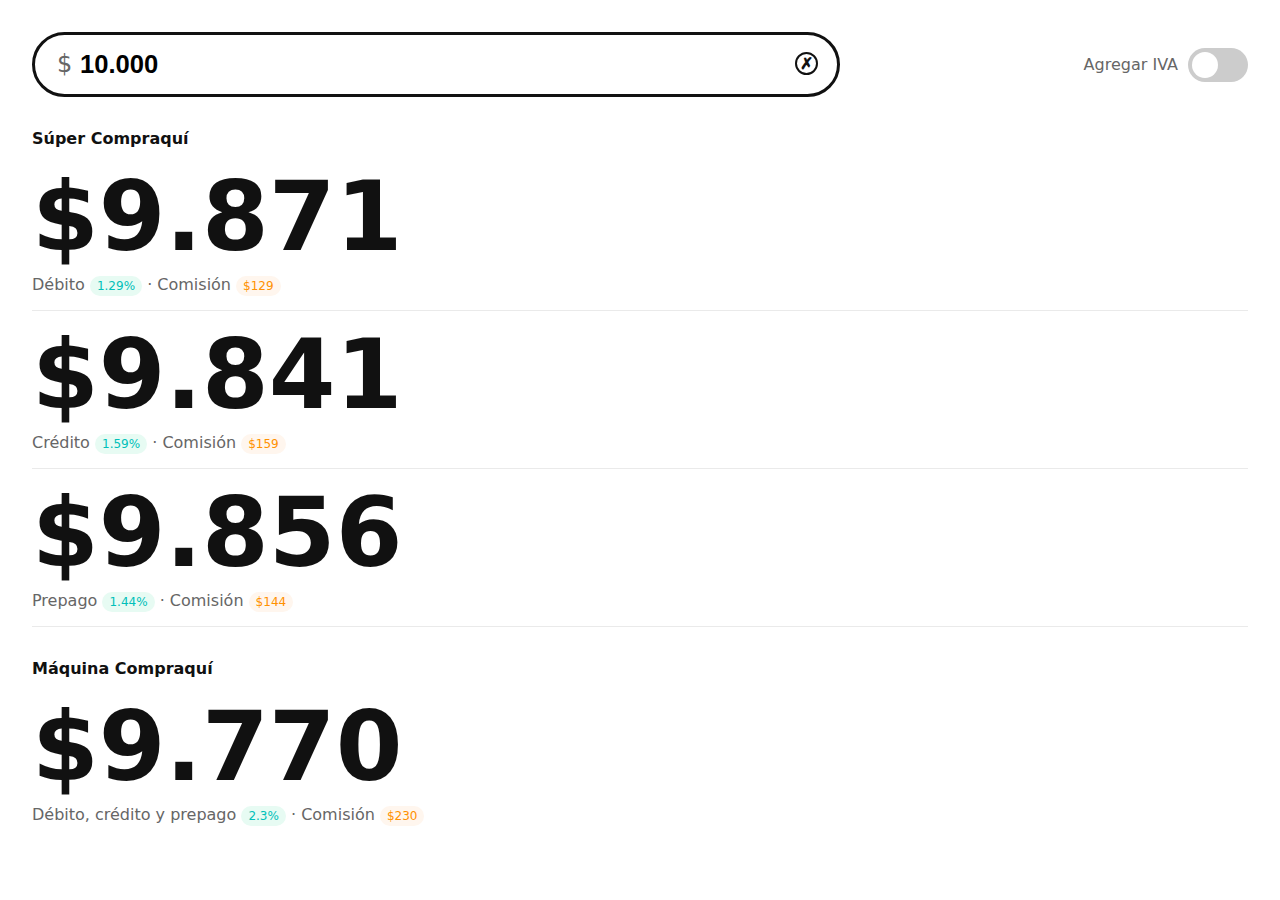
<file: index.html>
<!DOCTYPE html>
<html>
<head>
    <meta charset="utf-8">
    <title>Calculadora Comisiones</title>
    <link media="all" rel="stylesheet" href="style.comm.css" />
    <meta name="viewport" content="width=device-width, initial-scale=1.0, maximum-scale=1.0, user-scalable=no" />
    <meta http-equiv="X-UA-Compatible" content="ie=edge" />

    <link rel="icon" type="image/png" href="images/favicon-96x96.png" sizes="96x96" />
    <link rel="icon" type="image/svg+xml" href="images/favicon.svg" />
    <link rel="shortcut icon" href="images/favicon.ico" />
    <link rel="apple-touch-icon" sizes="180x180" href="images/apple-touch-icon.png" />
    <meta name="apple-mobile-web-app-title" content="Calculadora Comisiones" />
    <link rel="manifest" href="images/site.webmanifest" />

    <meta name="description" content="Calculadora de comisiones para Compraquí">
    <meta name="author" content="@notdarriagada">
</head>
<body>
<main role="main" id="main">
    <div class="inner-app">
        <div class="flex-form">
            <aside class="c-6">
                <label for="cost">$</label>
                <input type="text" value="" id="cost" name="cost" inputmode="decimal" oninput="setFormat('cost');fixOrder();getNum();" tabindex="0" autofocus />
                <button type="button" class="clear">&cross;</button>
            </aside>
            <aside class="end-flex">
                <label for="check">Agregar IVA</label>
                <label class="switch">
                    <input type="checkbox" name="check" id="check" onclick="fixOrder();" />
                    <span class="slider round"></span>
                  </label>

            </aside>
        </div>

        <section class="resultados">

            <h2>Súper Compraquí</h2>

            <div>
                <h1 id="debito">$0</h1>
                <span>Débito <i id="data-debito"></i> &middot; Comisión <i id="comision-debito"></i></span>
            </div>

            <div>
                <h1 id="credito">$0</h1>
                <span>Crédito <i id="data-credito"></i> &middot; Comisión <i id="comision-credito"></i></span>
            </div>

            <div>
                <h1 id="prepago">$0</h1>
                <span>Prepago <i id="data-prepago"></i> &middot; Comisión <i id="comision-prepago"></i></span>
            </div>

            <h2>Máquina Compraquí</h2>

            <div>
                <h1 id="mpos">$0</h1>
                <span>Débito, crédito y prepago <i id="data-mpos"></i> &middot; Comisión <i id="comision-mpos"></i></span>
            </div>
        </section>
    </div>
</main>
<script src="main.comm.js"></script>      
</body>
</html>
</file>
<file: style.comm.css>
* { -webkit-box-sizing: border-box; -moz-box-sizing: border-box; box-sizing: border-box; font-weight: 400; }

html, body, div, span, applet, object, iframe,
h1, h2, h3, h4, h5, h6, p, blockquote, pre,
a, abbr, acronym, address, big, cite, code,
del, dfn, em, img, ins, kbd, q, s, samp,
small, strike, strong, sub, sup, tt, var,
b, u, i, center,
dl, dt, dd, ol, ul, li,
fieldset, form, label, legend,
table, caption, tbody, tfoot, thead, tr, th, td,
article, aside, canvas, details, embed, 
figure, figcaption, footer, header, hgroup, 
menu, nav, output, ruby, section, summary,
time, mark, audio, video {
	margin: 0;
	padding: 0;
	border: 0;
	font-size: 100%;
	font: inherit;
	vertical-align: baseline;
}
/* HTML5 display-role reset for older browsers */
article, aside, details, figcaption, figure, 
footer, header, hgroup, menu, nav, section {
	display: block;
}

ol, ul {
	list-style: none;
}
blockquote, q {
	quotes: none;
}
blockquote:before, blockquote:after,
q:before, q:after {
	content: '';
	content: none;
}
table {
	border-collapse: collapse;
	border-spacing: 0;
}

a {
    text-decoration: none;
}

::selection {
  color: #fff;
  background-color: #111;
}


        body {
            padding: 2em;
            font-size: 100%;
            color: #666;
            font-family: system-ui, -apple-system, BlinkMacSystemFont, 'Segoe UI', Roboto, Oxygen, Ubuntu, Cantarell, 'Open Sans', 'Helvetica Neue', sans-serif;
        }

        h1 {
            font-size: 6rem;
            line-height: 1;
            margin-bottom: 10px;
            font-weight: 600;
            color:#111;
        }

        .resultados > div {
            padding: 1pc 0;
            border-bottom: 1px solid #eaeaea;
        }

        .resultados > div:last-child {
          border-bottom: none;
        }

        h2 {
          padding: 2pc 0 .3pc;
          font-weight: 700;
          color: #111;
          display: inline-block;
        }

        #cost {
            padding: 15px 45px;
            font-size: 1.6rem;
            font-weight: 600;
            border-radius: 400px;
            border: 3px solid #eee;
            position: relative;
            width: 80%;
        }

        #cost:hover,
        #cost:focus,
        #cost:active {
          border-color: #111;
          outline: none;
        }

        button {
            padding:20px;
            border: none;
            color: #fff;
            border-radius: 6px;
            background-color: #111;
            font-weight: 600;
            font-size: 1rem;
            cursor: pointer;
            display: inline-block;
            border: 2px solid #111;
        }

        button:hover,
        button:focus {
            color: #fff;
            background-color: #333;
            border-color: #333;
        }

        span i {
            color: #00C0B9;
            background-color: #e7fbf3;
            padding: 3px 7px;
            border-radius: 400px;
            font-weight: 500;
            font-size: 12px;
        }


        #comision-debito,
        #comision-credito,
        #comision-prepago,
        #comision-mpos {
          color: #FF9100;
          background-color: #FFF6EE;
        }

        .flex-form {
            display: flex;
            align-items: center;
            justify-content: space-between;
            gap: 4px;
        }

        .p-relative {
            position: relative;
        }

        .c-6 {
            width: 100%;
        }

        .c-6 label {
            position: absolute;
            z-index: 1;
            margin: 18px 25px;
            font-size: 1.5rem;
        }

        .end-flex {
            display: flex;
            align-items: center;
            justify-content: end;
            width: 20%;
        }

        .end-flex .switch {
            margin-left: 10px;
        }

        .clear {
            width: 13px;
            height: 13px;
            position: absolute;
            display: inline-flex;
            align-items: center;
            justify-content: center;
            z-index: 1;
            margin: 20px -45px;
            border-radius: 400px;
            padding: .6pc;
            color: #111;
            border: 2px solid #111;
            background: none;
        }

        header {
            padding: 2pc 0;
        }

        .switch {
  position: relative;
  display: inline-block;
  width: 60px;
  height: 34px;
}

.switch input { 
  opacity: 0;
  width: 0;
  height: 0;
}

.slider {
  position: absolute;
  cursor: pointer;
  top: 0;
  left: 0;
  right: 0;
  bottom: 0;
  background-color: #ccc;
  -webkit-transition: .4s;
  transition: .4s;
}

.slider:before {
  position: absolute;
  content: "";
  height: 26px;
  width: 26px;
  left: 4px;
  bottom: 4px;
  background-color: white;
  -webkit-transition: .4s;
  transition: .4s;
}

input:checked + .slider {
  background-color: #00C0B9;
}

input:focus + .slider {
  box-shadow: 0 0 1px #00C0B9;
  outline: 2px solid #111;
}

input:checked + .slider:before {
  -webkit-transform: translateX(26px);
  -ms-transform: translateX(26px);
  transform: translateX(26px);
}

/* Rounded sliders */
.slider.round {
  border-radius: 34px;
}

.slider.round:before {
  border-radius: 50%;
}
</file>
